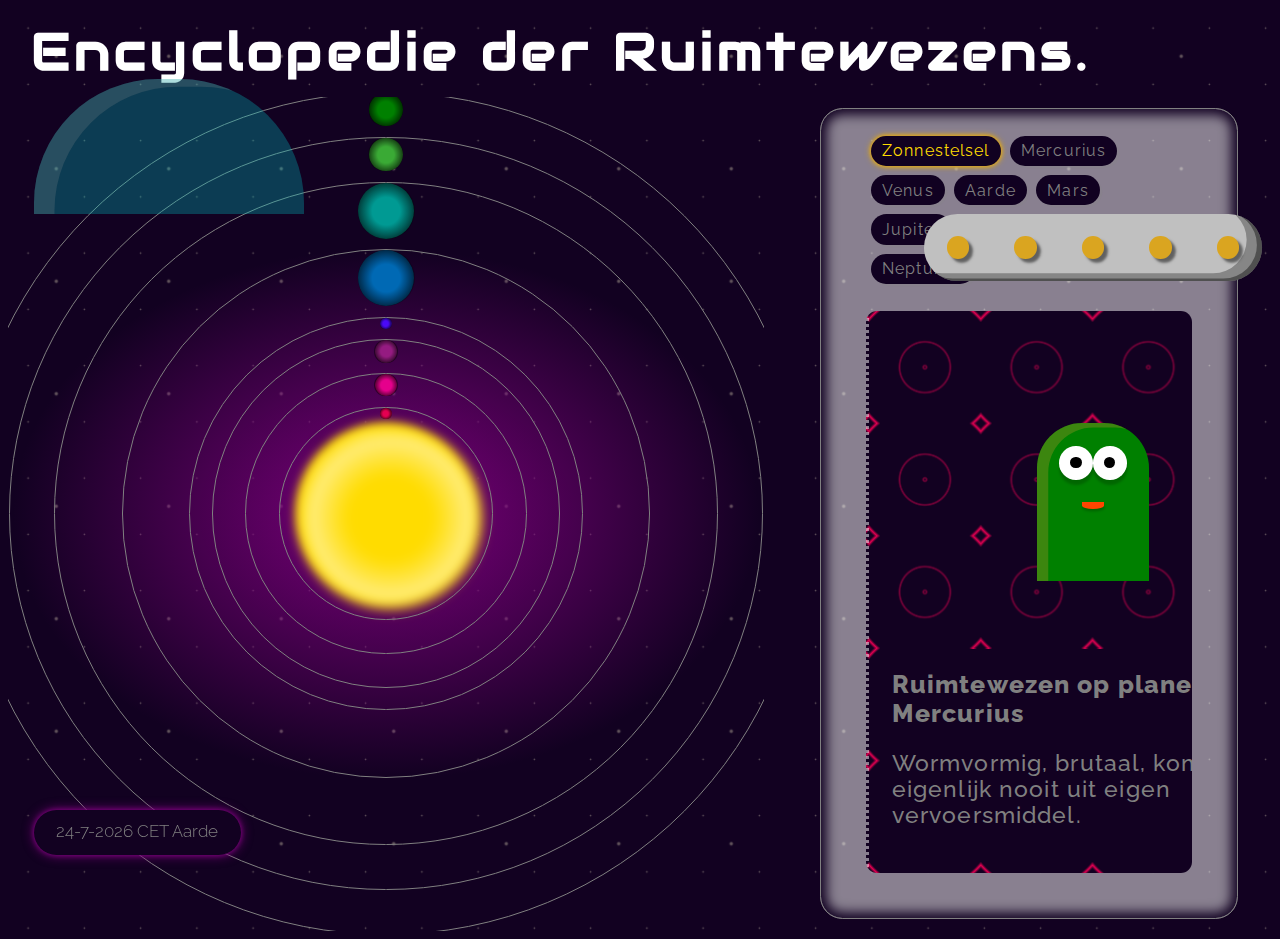
<file: index.html>
<!doctype html>
<html lang="nl">
	
<head>
	<meta charset="UTF-8">
	<meta name="author" content="Irene">
	<meta name="viewport" content="width=device-width, initial-scale=1">
	
	<title>Encyclopedie der ruimtewezens.</title>
	
	<link href="styles/style.css" type="text/css" rel="stylesheet">
    
	<link rel="icon" type="image/svg+xml" href="images/favicon.svg">
    <script src="scripts/script.js" defer></script>
<!-- defer zorgt ervoor dat html en js tegelijkertijd laden -->
    <style>
        @import url('https://fonts.googleapis.com/css2?family=Audiowide&display=swap');
        @import url('https://fonts.googleapis.com/css2?family=Raleway:wght@100;200;300;400;500;600;700;800;900&display=swap');
    </style>
</head>

<body>
<header>
    <h1>Encyclopedie der Ruimtewezens.</h1>   
</header>

<main> 
<article class="container_zonnestelsel">  
<ul class="zonnestelsel">
    <!-- Zon grootte:15-->
    <li class="zon"><label for="zonnestelsel1">""</label>
    </li>
    
    <!-- Mercurius grootte:1-->
    <li class="planeet mercurius">
        <div class="mercurius__planeet"><label for="mercurius"></label></div>
    </li>
    
    <!-- Venus grootte:2-->
    <li class="planeet venus">
        <div class="venus__planeet"><label for="venus"></label></div>
    </li>
    
    <!-- Aarde grootte:2-->
    <li class="planeet aarde">
        <div class="aarde__planeet"><label for="aarde"></label></div>
    </li>
    
    <!-- Mars grootte:1-->
    <li class="planeet mars">
        <div class="mars__planeet"><label for="mars"></label></div>
    </li>
    
    <!-- Jupiter grootte:5-->
    <li class="planeet jupiter">
        <div class="jupiter__planeet"><label for="jupiter"></label></div>
    </li>
    
    <!-- Saturnus grootte:5 NB: 2 ringen-->
    <li class="planeet saturnus">
        <div class="saturnus__planeet"><label for="saturnus"></label></div>
    </li>
    
    <!-- Uranus grootte:3-->
    <li class="planeet uranus">
        <div class="uranus__planeet"><label for="uranus"></label></div>
    </li>
    
    <!-- Neptunus grootte:3-->
    <li class="planeet neptunus">
        <div class="neptunus__planeet"><label for="neptunus"></label></div>
    </li>
</ul>      
</article>  

<aside>
    <!-- <h2>kies een planeet</h2>plek voor menu van planeten -->
    <nav class="planeten_menu">
        <input type="radio" id="zonnestelsel1" name="planeten" checked>
        <label for="zonnestelsel1">Zonnestelsel</label>

        <input type="radio" id="mercurius" name="planeten">
        <label for="mercurius">Mercurius</label>
      
        <input type="radio" id="venus" name="planeten">
        <label for="venus">Venus</label>
    
        <input type="radio" id="aarde" name="planeten">
        <label for="aarde">Aarde</label>
    
        <input type="radio" id="mars" name="planeten">
        <label for="mars">Mars</label>
    
        <input type="radio" id="jupiter" name="planeten">
        <label for="jupiter">Jupiter</label>
    
        <input type="radio" id="saturnus" name="planeten">
        <label for="saturnus">Saturnus</label>
    
        <input type="radio" id="uranus" name="planeten">
        <label for="uranus">Uranus</label>
     
        <input type="radio" id="neptunus" name="planeten">
        <label for="neptunus">Neptunus</label>
    </nav>

    <ul class="aliens">
        <li class="mercurius">
            <article class="ruimteschip"> 
                <section class="mannetje">
                  <div class="oog1Links">
                    <div class="pupil1Links"></div>
                  </div>
                  <div class="oog1Rechts">
                    <div class="pupil1Rechts"></div>
                  </div>
                  <div class="mond1"></div>
                </section>
                <section class="onderkant">
                  <div class="lichtEen"></div>
                  <div class="lichtTwee"></div>
                  <div class="lichtDrie"></div>
                  <div class="lichtVier"></div>
                  <div class="lichtVijf"></div>
                </section>
                <sectionv class="koepel"></section>
              </article>
            <section class="beschrijving">
                <h2>Ruimtewezen op planeet Mercurius</h2>
                <p> Wormvormig, brutaal, komt eigenlijk nooit uit eigen vervoersmiddel.</p>
            </section>
        </li>

        <li class="mercurius">
            <article class="rwMercurius"> 
                <section class="rwMercuriusBody">
                  <div class="rwMercuriusoogLinks">
                  <div class="rwMercuriuspupilLinks"></div>
                  </div>
                  <div class="rwMercuriusoogRechts">
                  <div class="rwMercuriuspupilRechts"></div>
                  </div>
                  <div class="rwMercuriusmond"></div>
                </section>
             </article>
            <section class="beschrijving">
                <h2>Ruimtewezen op planeet Mercurius</h2>
                <p> Wanneer het uit z'n vervoersmiddel gehaald wordt, wordt t wat sip.</p>
            </section>
        </li>
        
        <li class="venus">
            <article class="ruimtewezenVenus1">
                    <section class="rwVenusHoofd">
                      <div class="rwVenusOogL"></div>
                      <div class="rwVenusOogR"></div>
                      <div class="rwVenusPupilL"></div>
                      <div class="rwVenusPupilR"></div>
                      <div class="rwVenusMond"></div>
                    </section>
                </article>

            <section class="beschrijving">
                <h2>Ruimtewezen op planeet Venus</h2>
                <p>Beetje vergeetachtig, is over alles verbaasd.</p>
            </section>
        </li>

        <li class="aarde">
            <article class="quarantaineRing" >
                <div class="quarantaineRing1"><div class="quarantaineRing2"></div></div>
            </article>
            <section class="beschrijving">
                <h2>Ruimtewezen op planeet Aarde</h2>
                <p>Voorlopig in quarantaine: even afwachten wat er overblijft.</p>
            </section>
        </li>

        <li class="mars">
            <article class="rik">
                <section class="hoofd2">
                  <div class="oog2Links">
                    <div class="pupil2Links"></div>
                  </div>
                  <div class="oog2Rechts">
                     <div class="pupil2Rechts"></div>
                  </div>
                  <div class="mond2"></div>
                </section>
                <section class="body">
                  <div class="been2Links">
                    <div class="vlamLinks"></div>
                  </div>
                  <div class="been2Rechts"></div>
                  <div class="vlamRechts"></div>
                </section>
            </article>
            <section class="beschrijving">
                <h2>Ruimtewezen op planeet Mars</h2>
                <p> Hard pantser, bangig karakter, schuw.</p>
            </section>
        </li>

        <li class="jupiter">
            <article class="scannen" >
                <div class="lijn"></div>
                <div class="punt"></div>
         </article>
            <section class="beschrijving">
                <h2>Ruimtewezen op planeet Jupiter</h2>
                <p>Scanning in process: nog geen ruimtewezens gevonden.</p>
            </section>
        </li>

        <li class="saturnus">
            <article class="scannen" >
                <div class="lijn"></div>
                <div class="punt"></div>
         </article>
            <section class="beschrijving">
                <h2>Ruimtewezen op planeet Saturnus</h2>
                <p>Scanning in process: nog geen ruimtewezens gevonden.</p>
            </section>
        </li>

        <li class="uranus">
            <article class="ruimtewezenUranus1">
                <section class="rwUranusHoofd">
                  <div class="rwUranusOogL"></div>
                  <div class="rwUranusOogR"></div>
                  <div class="rwUranusPupilL"></div>
                  <div class="rwUranusPupilR"></div>
                  <div class="rwUranusNeus"></div>
                  <div class="rwUranusMond"></div>
                  <div class="rwUranusBody"></div>
                  <div class="rwUranusstaart"></div>
                  <div class="ijsdruppel"></div>
                <section>
              </article>
            <section class="beschrijving">
                <h2>Ruimtewezen op planeet Uranus</h2>
                <p> Vanwege de kou erg traag, altijd koude neus. </p>
            </section>
        </li>

        <li class="neptunus">
            <article class="scannen" >
                <div class="lijn"></div>
                <div class="punt"></div>
         </article>
            <section class="beschrijving">
                <h2>Ruimtewezen op planeet Neptunus</h2>
                <p>Scanning in process: nog geen ruimtewezens gevonden.</p>
            </section>
        </li>

    </ul>
</aside>

</main>

<footer>
    <!-- <time datetime="2021-11-27"> 27 November 2021 <abbr>CET</abbr> Aarde</time> -->
    <time><span id="datum"></span><abbr title="Central European Time"> CET</abbr> Aarde</time>
</footer>    

</body>
	
</html>
</file>
<file: styles/style.css>
/* CSS Document */
*, *::after, *::before {
  box-sizing: border-box;  
}

:root {
/*** KLEUREN ***/
--zon-color: rgba(255,220,0,1);
--zon-ster: radial-gradient(circle, rgba(218,165,32,0) 0%, rgba(255,220,0,1) 35%, rgba(255,254,254,1) 100%);

--mercurius-color: #e50051;
--mercurius-planeet: radial-gradient(circle, rgba(229,0,81,1) 0%, rgba(229,0,81,1) 35%, rgba(0,0,0,.8) 95%, rgba(0,0,0,1) 100%);
--mercurius-behang:
radial-gradient(circle at 50% 50%, rgba(255, 255, 255, 0) 0%, rgba(229,0,81, .5) 2%, rgba(255, 255, 255, 0) 4%, rgba(255, 255, 255, 0) 30%, rgba(229,0,81, .5) 32%, rgba(255, 255, 255, 0) 34%, rgba(255, 255, 255, 0) 90%, rgba(229,0,81, 1) 93%, rgba(238, 130, 238, 0) 96%);

--venus-color: #e5008c;
--venus-planeet: radial-gradient(circle, rgba(229,0,140,1) 0%, rgba(229,0,140,1) 35%, rgba(0,0,0,.8) 95%, rgba(0,0,0,1) 100%);
--venus-behang:
radial-gradient(circle at 50% 50%, rgba(255, 255, 255, 0) 0%, rgba(229,0,140, .5) 2%, rgba(255, 255, 255, 0) 4%, rgba(255, 255, 255, 0) 30%, rgba(229,0,140, .5) 32%, rgba(255, 255, 255, 0) 34%, rgba(255, 255, 255, 0) 90%, rgba(229,0,140, 1) 93%, rgba(238, 130, 238, 0) 96%);


--aarde-color: #951b81;
--aarde-planeet:radial-gradient(circle, rgba(149,27,129,1) 0%, rgba(149,27,129,1) 35%, rgba(0,0,0,.8) 95%, rgba(0,0,0,1) 100%);
--aarde-behang:
radial-gradient(circle at 50% 50%, rgba(255, 255, 255, 0) 0%, rgba(149,27,129, .5) 2%, rgba(255, 255, 255, 0) 4%, rgba(255, 255, 255, 0) 30%, rgba(149,27,129, .5) 32%, rgba(255, 255, 255, 0) 34%, rgba(255, 255, 255, 0) 90%, rgba(149,27,129, 1) 93%, rgba(238, 130, 238, 0) 96%);


--mars-color: #4a09f7;
--mars-planeet: radial-gradient(circle, rgba(74,9,247,1) 0%, rgba(74,9,247,1) 35%, rgba(0,0,0,.8) 95%, rgba(0,0,0,1) 100%);
--mars-behang:
radial-gradient(circle at 50% 50%, rgba(255, 255, 255, 0) 0%, rgba(74,9,247, .5) 2%, rgba(255, 255, 255, 0) 4%, rgba(255, 255, 255, 0) 30%, rgba(74,9,247, .5) 32%, rgba(255, 255, 255, 0) 34%, rgba(255, 255, 255, 0) 90%, rgba(74,9,247, 1) 93%, rgba(238, 130, 238, 0) 96%);


--jupiter-color: #0069b4;
--jupiter-planeet:radial-gradient(circle, rgba(0,105,180,1) 0%, rgba(0,105,180,1) 35%, rgba(0,0,0,.8) 95%, rgba(0,0,0,1) 100%);
--jupiter-behang:
radial-gradient(circle at 50% 50%, rgba(255, 255, 255, 0) 0%, rgba(0,105,180, .5) 2%, rgba(255, 255, 255, 0) 4%, rgba(255, 255, 255, 0) 30%, rgba(0,105,180, .5) 32%, rgba(255, 255, 255, 0) 34%, rgba(255, 255, 255, 0) 90%, rgba(0,105,180, 1) 93%, rgba(238, 130, 238, 0) 96%);

--saturnus-color: #009a93;
--saturnus-planeet: radial-gradient(circle, rgba(0,154,147,1) 0%, rgba(0,154,147,1) 35%, rgba(0,0,0,.8) 95%, rgba(0,0,0,1) 100%);
--saturnus-behang:
radial-gradient(circle at 50% 50%, rgba(255, 255, 255, 0) 0%, rgba(0,154,147, .5) 2%, rgba(255, 255, 255, 0) 4%, rgba(255, 255, 255, 0) 30%, rgba(0,154,147, .5) 32%, rgba(255, 255, 255, 0) 34%, rgba(255, 255, 255, 0) 90%, rgba(0,154,147, 1) 93%, rgba(238, 130, 238, 0) 96%);

--uranus-color: #3aaa35;
--uranus-planeet:radial-gradient(circle, rgba(58,170,53,1) 0%, rgba(58,170,53,1) 35%, rgba(0,0,0,.8) 95%, rgba(0,0,0,1) 100%);
--uranus-behang:
radial-gradient(circle at 50% 50%, rgba(255, 255, 255, 0) 0%, rgba(58,170,53, .5) 2%, rgba(255, 255, 255, 0) 4%, rgba(255, 255, 255, 0) 30%, rgba(58,170,53, .5) 32%, rgba(255, 255, 255, 0) 34%, rgba(255, 255, 255, 0) 90%, rgba(58,170,53, 1) 93%, rgba(238, 130, 238, 0) 96%);

--neptunus-color: #008000;
--neptunus-planeet:  radial-gradient(circle, rgba(0,128,0,1) 0%, rgba(0,128,0,1) 35%, rgba(0,0,0,.8) 95%, rgba(0,0,0,1) 100%);
--neptunus-behang:
radial-gradient(circle at 50% 50%, rgba(255, 255, 255, 0) 0%, rgba(0,128,0, .5) 2%, rgba(255, 255, 255, 0) 4%, rgba(255, 255, 255, 0) 30%, rgba(0,128,0, .5) 32%, rgba(255, 255, 255, 0) 34%, rgba(255, 255, 255, 0) 90%, rgba(0,128,0, 1) 93%, rgba(238, 130, 238, 0) 96%);

--schaduw-gradient: radial-gradient(circle, rgba(0,0,0,0) 25%, rgba(0,0,0,.85) 35%, rgba(0,0,0,.85) 100%);
--font-color: white;

--galaxy-background: radial-gradient(ellipse at 50% 50%, rgba(125, 0, 125, 1) 0%, rgba(18, 1, 33, 0) 45%);
--sterren: radial-gradient(circle at 50% 50%, rgba(255, 248, 207, .35) 1%, rgba(0, 0, 0, 0) 3%, rgba(0, 0, 0, 0) 101%);
--sterren2: radial-gradient(circle at 50% 50%, rgba(255, 255, 255, 0) 0%, rgba(125, 0, 125, .5) 2%, rgba(255, 255, 255, 0) 4%, rgba(255, 255, 255, 0) 30%, rgba(125, 0, 125, .5) 32%, rgba(255, 255, 255, 0) 34%, rgba(255, 255, 255, 0) 90%, rgba(125, 0, 125, 1) 93%, rgba(238, 130, 238, 0) 96%);
--encyclopedie-background: rgba(255,255,255,.5);

--header-footer-background: #120121;

--footer-glow: rgba(125, 0, 125, 1);

/*** KLEUREN LABELS ***/
--labels-color: #110121;
--labels-color-checked: purple;
--labels-color-focus: whitesmoke;
--labels-licht: goldenrod;

/*** text ***/
--text-color-labels: grey;
--text-color-labels-checked: white;
--text-color-label-hover: black;
--label-shadow: rgba(131, 130, 130, 0.205);

font-family:'Raleway', sans-serif;

/*** ANDERE EENHEDEN ***/
  --standaardMaat:clamp(.8em, 2.5vmin, 1.5em);
  --tempo:1;
}

body {
  background-color:var(--header-footer-background);
 
  background-image: var(--sterren), var(--sterren);
  background-size: 
    calc(2.5*var(--standaardMaat)) calc(2.5*var(--standaardMaat)),
    calc(5*var(--standaardMaat)) calc(5*var(--standaardMaat));
    /* calc(10*var(--standaardMaat)) calc(10*var(--standaardMaat));   */
    
  background-position: 
    calc(100*var(--standaardMaat)) calc(5*var(--standaardMaat)),
    calc(20*var(--standaardMaat)) calc(50*var(--standaardMaat));
}

header{
  font-size: calc(1.15* var(--standaardMaat)); 
  text-align: left;
  padding: calc(.5*var(--standaardMaat)) calc(1*var(--standaardMaat));
  margin:0;
}

h1 {
  margin:0;

  font-family:'Audiowide', cursive;
  letter-spacing: calc(.1*var(--standaardMaat));
  color: var(--font-color);
}

h2 {
  font-size: calc(1.1 * var(--standaardMaat));
  font-weight: 800;
}

footer {  
  margin: 0;
  position: fixed;
  bottom: var(--standaardMaat);
  left: calc(1.5*var(--standaardMaat));

  color: var(--text-color-labels);
  font-size: calc(.75*var(--standaardMaat));
  font-weight: 300;
  text-align:left;  

  height: calc(2*var(--standaardMaat));
  padding: calc(1*var(--standaardMaat));
  margin: calc(1*var(--standaardMaat)) 0;

  background-color: var(--header-footer-background);
  border-radius: calc(1*var(--standaardMaat));
  box-shadow: 
    0 0 calc(.25*var(--standaardMaat)) var(--footer-glow),
    0 0 calc(.5*var(--standaardMaat)) var(--footer-glow);
    /* 0 0 calc(.85*var(--standaardMaat)) var(--footer-glow),
    0 0 calc(1.25*var(--standaardMaat)) var(--footer-glow); */
  transform-style: preserve-3d;
}
time {
  position: relative;
  display:block;
  transform-origin: center center;
  top: calc(-1*var(--standaardMaat));
  margin: calc(.5*var(--standaardMaat)) 0;
}
abbr {
  text-decoration: none;
  cursor: help;
}

main {
  display: flex;
  flex-wrap: wrap;
  justify-content: center;
  gap: calc(1*var(--standaardMaat));
  margin:0;
   
}


/*** PLANETEN STELSEL ***/
article.container_zonnestelsel {
  flex:2 45em;
  min-height: calc(15*var(--standaardMaat));
  display: flex;
  justify-content: center;
  align-items: center;
  position: relative;

  background-image: var(--galaxy-background);   
  background-size: 155% 100%;
  background-position: center;
  overflow-x: hidden;
}

ul.zonnestelsel {
  list-style: none;  
  margin:0;
  padding: 0;
  border: 0;

  transform-style: preserve-3d; 
}

.zon, li.zon > label {
  position: absolute;
  display: block;
  top:calc((100% - 7.5 * var(--standaardMaat)) /2); 
  left:calc((100% - 7.5 * var(--standaardMaat)) /2);
        
  width: calc(7.5*var(--standaardMaat));
  height: calc(7.5*var(--standaardMaat));
    
  border-radius: 50%;
  box-shadow: 0 0 calc(.1* var(--standaardMaat)) calc(0.3* var(--standaardMaat)) var(--zon-color);

  background-color: var(--zon-color);
  background-image: var(--zon-ster);
  filter: blur(calc(.2 *var(--standaardMaat))); 

  transform-style: preserve-3d;   
}

/*** cirkel voor pad-orbit om zon ***/
.planeet {
  position: absolute;
    
  display:flex;
  justify-content: center;
    
  top:calc((100% - var(--maat)) /2);
  left:calc((100% - var(--maat)) /2);
    
  width: var(--maat);
  height: var(--maat);
  border: calc(var(--standaardMaat) * 0.08) grey solid;
  border-radius: 50%;
  margin: 0;
  padding: 0;

  transform-style: preserve-3d;

  animation: draaien calc(var(--orbit-time) * var(--tempo)) linear infinite;
}

/*** labels planeten rechtzetten ***/
div[class$="planeet"] > label{
  margin: 0;
  padding: 0;
  position:absolute;
  display: block;
  
  border-radius: 50%;
  transform-style: preserve-3d;
  transform: rotatey(180deg) translatez(calc(.2*var(--standaardMaat))); 
  box-shadow: none;
 
}

/*** labels planeten hover ***/
div[class$="planeet"] > label:hover {
  box-shadow: 0 0 calc(1*var(--standaardMaat)) calc(.5*var(--standaardMaat)) var(--zon-color);
}

/*** planeten bovenkant boven houden en schaduw ***/
div[class$="planeet"]{
  position:absolute;
  display: block;

  border-radius: 50%;

  transform-style: preserve-3d;
  animation: schaduw var(--orbit-time) linear infinite,
    oporbit var(--orbit-time) linear infinite;

  background-size: 500% 500%, auto auto;
  background-position:center, center;
}
.mercurius {
    --maat:calc(9.5*var(--standaardMaat));
    --orbit-time:3s;
}

/*** bolletje voor planeet ***/
.mercurius__planeet, div.mercurius__planeet > label {
    --planeetNaam:"Mercurius";
    --hoogte:calc(.5*var(--standaardMaat));
    
    height:var(--hoogte);
    width:var(--hoogte);
    background:var(--schaduw-gradient), var(--mercurius-planeet);
}
.venus {
    --maat:calc(12.5*var(--standaardMaat));
    --orbit-time:3s;
}
.venus__planeet, div.venus__planeet > label {
    --planeetNaam:"Venus";
    --hoogte: var(--standaardMaat);
    height: var(--hoogte);
    width: var(--hoogte);
    background: var(--schaduw-gradient), var(--venus-planeet);
}
.aarde {
    --maat:calc(15.5*var(--standaardMaat));
    --orbit-time:10s;
}
.aarde__planeet, div.aarde__planeet > label {
    --planeetNaam:"Aarde";
    --hoogte: var(--standaardMaat);
    height: var(--hoogte);
    width: var(--hoogte);
    background: var(--schaduw-gradient), var(--aarde-planeet);
}
.mars {
    --maat:calc(17.5*var(--standaardMaat));
    --orbit-time:1s;
}
.mars__planeet, div.mars__planeet > label {
    --planeetNaam:"Mars";
    --hoogte: calc(.5*var(--standaardMaat));
    height: var(--hoogte);
    width: var(--hoogte);
    background: var(--schaduw-gradient), var(--mars-planeet);
}
.jupiter {
    --maat:calc(23.5*var(--standaardMaat));
    --orbit-time:30s;
}
.jupiter__planeet, div.jupiter__planeet > label {
    --planeetNaam:"Jupiter";
    --hoogte: calc(2.5*var(--standaardMaat));
    height:var(--hoogte);
    width:var(--hoogte);
    background: var(--schaduw-gradient), var(--jupiter-planeet);
}
.saturnus {
    --maat:calc(29.5*var(--standaardMaat));
    --orbit-time:50s;
}
.saturnus__planeet, div.saturnus__planeet > label {
    --planeetNaam:"Saturnus";
    --hoogte: calc(2.5*var(--standaardMaat));
    width:var(--hoogte);
    height:var(--hoogte);
    background: var(--schaduw-gradient), var(--saturnus-planeet);    
}
.uranus {
    --maat:calc(33.5*var(--standaardMaat));
    --orbit-time:90s;
}
.uranus__planeet, div.uranus__planeet > label{
    --planeetNaam:"Uranus";
    --hoogte: calc(1.5*var(--standaardMaat));
    width: var(--hoogte);
    height: var(--hoogte);
    background: var(--schaduw-gradient), var(--uranus-planeet);
}
.neptunus {
    --maat:calc(37.5*var(--standaardMaat));
    --orbit-time:9s;
}
.neptunus__planeet, div.neptunus__planeet > label {
    --planeetNaam:"Neptunus";
    --hoogte: calc(1.5*var(--standaardMaat));
    width: var(--hoogte);
    height: var(--hoogte);
    background-image: var(--schaduw-gradient), var(--neptunus-planeet);  
}

@keyframes draaien {
    0% {
    transform: rotateX(75deg) rotateZ(0deg); }
    100% {
    transform: rotateX(75deg) rotateZ(-360deg); }
}

@keyframes schaduw {
    0%{
    background-position-x:center;
    }
    50% {
    background-position-x:left;
    }
    50.001%{    
    background-position-x:right;    
    }
    100%{
    background-position-x:center;
    }
}

@keyframes oporbit {
    0% {
    transform: translatey(calc(1*var(--hoogte)/-2)) rotatex(-90deg) rotatey(0deg); 
    }
    100% {
    transform: translatey(calc(1*var(--hoogte)/-2)) rotatex(-90deg) rotatey(-365deg); 
    }
}

/* z waarden */
.zon {
    z-index: 10;
}
.mercurius{
    z-index: 20;
}
.venus{
    z-index: 30;
}
.aarde{
    z-index: 40;
}
.mars{
    z-index: 50;
}
.jupiter{
    z-index: 60;
}
.saturnus{
    z-index: 70;
}
.uranus{
    z-index: 80;
}
.neptunus{
    z-index: 90;
}
footer{
  z-index: 250;
}

/*** INFORMATIE RUIMTEWEZENS ***/

aside {
    flex: 1 25em;
    padding: var(--standaardMaat) calc(2*var(--standaardMaat));
    min-height: calc(10*var(--standaardMaat));
    border-radius: calc(1*var(--standaardMaat));

    border: solid calc(.01*var(--standaardMaat)) grey;
    box-shadow:
    inset 0 0 calc(.5*var(--standaardMaat)) calc(.25*var(--standaardMaat)) rgba(17,1,33,1);

    letter-spacing: calc(.05*var(--standaardMaat));
    color: var(--text-color-labels);

    margin: calc(.5*var(--standaardMaat)) calc(1.5*var(--standaardMaat));
    overflow: auto;

    background-color:var(--encyclopedie-background);
}

/*** LABELS - radiobuttons ***/
nav {
    display:flex;
    flex-direction:row;
    flex-wrap: wrap;
    flex-basis: auto;
    align-content: flex-start;
}

/*** radio-rondjes onzichtbaar maken, nog wel toegankelijk
code van: https://a11y-guidelines.orange.com/en/web/components-examples/accessible-hiding/***/
input[type="radio"] {
    position: absolute;
    width: 1px;
    height: 1px;
    padding: 0;
    margin: -1px;
    overflow: hidden;
    clip: rect(0, 0, 0, 0);
    white-space: nowrap; /* added line */
    border: 0;
}

label {
    margin: calc(.2*var(--standaardMaat));
    padding: calc(.25*var(--standaardMaat)) calc(.5*var(--standaardMaat));
    border-radius: calc(1*var(--standaardMaat));
    
    background-color: var(--labels-color);     
    box-shadow: calc(.1*var(--standaardMaat)) calc(.1*var(--standaardMaat)) var(--label-shadow);
  }
  /*** FOCUS ***/
input[type="radio"]:focus + label {
    color: var(--labels-color-focus);
  }
input[id="zonnestelsel1"]:focus + label {
    background-color: var(--zon-color);
  }
input[id="mercurius"]:focus + label {
    background-color: var(--mercurius-color);
  }
  input[id="venus"]:focus + label {
    background-color: var(--venus-color);
  }
  input[id="aarde"]:focus + label {
    background-color: var(--aarde-color);
  }
  input[id="mars"]:focus + label {
    background-color: var(--mars-color);
  }
  input[id="jupiter"]:focus + label {
    background-color: var(--jupiter-color);
  }
  input[id="saturnus"]:focus + label {
    background-color: var(--saturnus-color);
  }
  input[id="uranus"]:focus + label {
    background-color: var(--uranus-color);
  }
  input[id="neptunus"]:focus + label {
    background-color: var(--neptunus-color);
  }
  
  /*** HOVER ***/
  input[type="radio"]:hover + label{
    background-color: var(--labels-color);
    box-shadow: 0 0;
  }
  input[id="zonnestelsel1"]:hover + label {
    color: var(--zon-color);
  }
  input[id="mercurius"]:hover + label {
    color: var(--mercurius-color);
  }
  input[id="venus"]:hover + label {
    color: var(--venus-color);
  }
  input[id="aarde"]:hover + label {
    color: var(--aarde-color);
  }
  input[id="mars"]:hover + label {
    color: var(--mars-color);
  }
  input[id="jupiter"]:hover + label {
    color: var(--jupiter-color);
  }
  input[id="saturnus"]:hover + label {
    color: var(--saturnus-color);
  }
  input[id="uranus"]:hover + label {
    color: var(--uranus-color);
  }
  input[id="neptunus"]:hover + label {
    color: var(--neptunus-color);
  }


  /*** CHECKED ***/
  input[type="radio"]:checked + label{
    background-color: var(--labels-color);
    box-shadow: 
    0 0 calc(.15 * var(--standaardMaat)) var(--labels-licht),
    0 0 calc(.25 * var(--standaardMaat)) var(--labels-licht),
    0 0 calc(.35 * var(--standaardMaat)) var(--labels-licht);
  }
  input[id="zonnestelsel1"]:checked + label {
    color: var(--zon-color);
  }
  input[id="mercurius"]:checked + label {
    color: var(--mercurius-color);
  }
  input[id="venus"]:checked + label {
    color: var(--venus-color);
  }
  input[id="aarde"]:checked + label {
    color: var(--aarde-color);
  }
  input[id="mars"]:checked + label {
    color: var(--mars-color);
  }
  input[id="jupiter"]:checked + label {
    color: var(--jupiter-color);
  }
  input[id="saturnus"]:checked + label {
    color: var(--saturnus-color);
  }
  input[id="uranus"]:checked + label {
    color: var(--uranus-color);
  }
  input[id="neptunus"]:checked + label {
    color: var(--neptunus-color);
  }

  /*** LIJST MET ALIENS ***/
ul.aliens {
    list-style: none;  
    display: flex;
    align-items: center;
    flex-direction: row;
    overflow: auto;

    border-radius: calc(.5*var(--standaardMaat));
    background-color: var(--header-footer-background);

    margin: calc(1*var(--standaardMaat)) 0;
    padding: 0;

    /* box-shadow:
    inset 0 0 calc(.1*var(--standaardMaat)) calc(.02*var(--standaardMaat)) var(--footer-glow),
    inset 0 0 calc(.5*var(--standaardMaat)) calc(.05*var(--standaardMaat)) var(--footer-glow); */

}
ul.aliens li {
    height: calc(25 * var(--standaardMaat));
    min-width: calc(20 * var(--standaardMaat));
    padding: calc(1*var(--standaardMaat));

    display: flex;
    flex-grow: 1;
    flex-direction: column;
    align-items: center;
    justify-content: center;

    overflow: hidden;

    border-left: calc(.15*var(--standaardMaat)) dotted var(--encyclopedie-background);
}
ul.aliens p {
  font-size: calc(1*var(--standaardMaat));
  color: var(--text-color-labels);
  font-weight: 500;
  flex-grow: 1;
}
ul.aliens article {
  height: calc(15 * var(--standaardMaat));
  flex-grow: 1;
}
section.beschrijving {
  flex-grow: 1;
}
.beschrijving {
  background-color: var(--header-footer-background);
}

ul.mercurius li:not(.mercurius) {
    display:none;
  }
ul.venus li:not(.venus) {
    display:none;
  }
ul.aarde li:not(.aarde) {
    display:none;
  }
ul.mars li:not(.mars) {
    display:none;
  }
ul.jupiter li:not(.jupiter) {
    display:none;
  }
ul.saturnus li:not(.saturnus) {
    display:none;
  }
ul.uranus li:not(.uranus) {
    display:none;
  }
ul.neptunus li:not(.neptunus) {
    display:none;
  }

ul.aliens li.mercurius {
  background-image: var(--mercurius-behang);
  background-size: calc(5*var(--standaardMaat)) calc(5*var(--standaardMaat));
  background-repeat: round;
}
ul.aliens li.venus {
  background-image: var(--venus-behang);
  background-size: calc(5*var(--standaardMaat)) calc(5*var(--standaardMaat));
  background-repeat: round;
}
ul.aliens li.aarde {
  background-image: var(--aarde-behang);
  background-size: calc(5*var(--standaardMaat)) calc(5*var(--standaardMaat));
  background-repeat: round;
}
ul.aliens li.mars {
  background-image: var(--mars-behang);
  background-size: calc(5*var(--standaardMaat)) calc(5*var(--standaardMaat));
  background-repeat: round;
}
ul.aliens li.jupiter {
  background-image: var(--jupiter-behang);
  background-size: calc(5*var(--standaardMaat)) calc(5*var(--standaardMaat));
  background-repeat: round;
}
ul.aliens li.saturnus {
  background-image: var(--saturnus-behang);
  background-size: calc(5*var(--standaardMaat)) calc(5*var(--standaardMaat));
  background-repeat: round;
}
ul.aliens li.uranus {
  background-image: var(--uranus-behang);
  background-size: calc(5*var(--standaardMaat)) calc(5*var(--standaardMaat));
  background-repeat: round;
}
ul.aliens li.neptunus {
  background-image: var(--neptunus-behang);
  background-size: calc(5*var(--standaardMaat)) calc(5*var(--standaardMaat));
  background-repeat: round;
}


/**********************************************
Ruimtewezen 1
***********************************************/

article.ruimteschip {
    animation: zweven 2s ease-in-out infinite;
    width: calc(15*var(--standaardMaat));
    height: calc(12.5*var(--standaardMaat));
    }
   
article.ruimteschip:hover .koepel {
    animation: opendicht 2s;
    animation-fill-mode: forwards;
    transform-origin: bottom left;
  }
  
   .mannetje {
     position: relative;
     
     top: calc(4*var(--standaardMaat));
     left: calc(5*var(--standaardMaat));
     
     width: calc(5*var(--standaardMaat));
     height: calc(7*var(--standaardMaat));
     border-radius: calc(2*var(--standaardMaat)) calc(2*var(--standaardMaat)) 0 0;
     
     background-color: green;
     box-shadow: inset calc(.5*var(--standaardMaat)) calc(.2*var(--standaardMaat)) rgba(200, 150, 50, 0.3);
   }
   
   div[class^="oog1"]  {
     width: calc(1.5*var(--standaardMaat));
     height: calc(1.5*var(--standaardMaat));
     border-radius: 50%;
     background-color: white;
     box-shadow: 0.02vw .4vw .2vw 0 rgba(0, 0, 0, .2);
     animation: squint 12s linear infinite;
   }
   
   .oog1Links {
     position: relative;
     top: var(--standaardMaat);
     left: var(--standaardMaat);
   }
   
   .oog1Rechts {
     position: absolute;  
     top: var(--standaardMaat);
     left: calc(2.5*var(--standaardMaat));
   }
   
   div[class^="pupil1"] {
     width: calc(.5*var(--standaardMaat));
     height: calc(.5*var(--standaardMaat));
     border-radius: 50%;
     
     background-color: black;
   }
   
   .pupil1Links {
     position: relative;
     top: calc(.5*var(--standaardMaat));
     left: calc(.5*var(--standaardMaat));
   }
   
   .pupil1Rechts {
     position: relative;
     top: calc(.5*var(--standaardMaat));
     left: calc(.5*var(--standaardMaat));
     
   }
   
   .mond1 {
     position: relative;
     
     top: calc(2*var(--standaardMaat));
     left: calc(2*var(--standaardMaat));
     width: var(--standaardMaat);
     height: calc(.3*var(--standaardMaat));
     border-radius: 0 0 50% 50%;
     
     background-color: orangered;
     box-shadow: 0.02vw .2vw .2vw 0 rgba(0, 0, 0, .2);
     
     animation: oh 12s linear infinite;
   }
   
   .onderkant {
     position: absolute;
     
     top: calc(9.5*var(--standaardMaat));
     width: calc(15*var(--standaardMaat));
     height: calc(3*var(--standaardMaat));
     border-radius: calc(5*var(--standaardMaat));
     
     background-color: silver;
     box-shadow:
       inset -.4vw -.2vw rgba(0, 0, 0, 0.4),
       inset -1.2vw -.6vw rgba(0, 0, 0, 0.3);
   }
   
   .koepel {
     position: absolute;
     
     top: calc(3.5*var(--standaardMaat));
     left: calc(1.5*var(--standaardMaat));
     
     width: calc(12*var(--standaardMaat));
     height: calc(6*var(--standaardMaat));
     
     border-radius: calc(5.5*var(--standaardMaat)) calc(5.5*var(--standaardMaat)) 0 0;
     background-color: rgba(0, 200, 200, .3);
     box-shadow: inset 1.6vw .6vw rgba(150, 150, 150, 0.2);
   }
   
   div[class^='licht']{
     width: var(--standaardMaat);
     height: var(--standaardMaat);
     border-radius: 50%;
     top: var(--standaardMaat);
  
     background-color: goldenrod;
     box-shadow: .3vw .3vw .2vw 0 rgba(0, 0, 0, .5);
    }
   
   .lichtEen {
     position: relative;
     left: var(--standaardMaat);
     animation: lichtAan 1s infinite;
     animation-delay: -.2s;
   }
   
   .lichtTwee {
     position: absolute;
     left: calc(4*var(--standaardMaat));
     animation: lichtAan 1s infinite;
     
   }
   
   .lichtDrie {
     position: absolute;
     left: calc(7*var(--standaardMaat));
     animation: lichtAan 1s infinite;
     animation-delay: .2s;
   }
   
   .lichtVier {
     position: absolute;
     left: calc(10*var(--standaardMaat));
     animation: lichtAan 1s infinite;
     animation-delay: .4s;
    
   }
   
   .lichtVijf {
     position: absolute;
     left:calc(13*var(--standaardMaat));
      animation: lichtAan 1s infinite;
      animation-delay: .6s;
   }
   
   @keyframes zweven {
     0%, 100% {
       transform: translatey(0);
     }
     50%{
       transform: translatey(calc(.5*var(--standaardMaat)));
     }
   }
   
   @keyframes lichtAan {
     0%, 100% {
     background-color: goldenrod;
     }
     
     15%, 20% {
       background-color: yellow;
       box-shadow: 0 0 .4vw rgba(255, 255, 0, .5);
        }
    }
   
   @keyframes oh {
     0%, 9%, 100% {
      height: calc(.3*var(--standaardMaat));
     }
     4% {
      height: var(--standaardMaat);
         }
   }
   
   @keyframes squint {
     0%, 15%, 100% {
      height: calc(1.5*var(--standaardMaat));
     }
     5% {
      height: calc(1.3*var(--standaardMaat));
         }
   }

   @keyframes opendicht{
    100%{ 
      transform: rotatez(-90deg);
    }
}
/*** RUIMTEWEZEN MERCURIUS UIT SCHIP ***/
.rwMercurius {
  position: relative;
     
  top: calc(-1*var(--standaardMaat));
  left: calc(-5*var(--standaardMaat));
  
  animation: zweven 2s ease-in-out infinite;
 
}
.rwMercuriusBody {
    position: relative;
     
   top: calc(4*var(--standaardMaat));
   left: calc(5*var(--standaardMaat));
     
   width: calc(5*var(--standaardMaat));
   height: calc(9*var(--standaardMaat));
   border-radius: calc(2*var(--standaardMaat)) calc(2*var(--standaardMaat)) calc(.5*var(--standaardMaat)) calc(.5*var(--standaardMaat));
     
   background-color: green;
   box-shadow: inset calc(.5*var(--standaardMaat)) calc(.2*var(--standaardMaat)) rgba(200, 150, 50, 0.3);
}

div[class^="rwMercuriusoog"]  {
  width: calc(1.5*var(--standaardMaat));
     height: calc(1.5*var(--standaardMaat));
     border-radius: 50%;
     background-color: white;
     box-shadow: 0.02vw .4vw .2vw 0 rgba(0, 0, 0, .2);
}

.rwMercuriusoogLinks {
   position: relative;
     top: var(--standaardMaat);
     left: var(--standaardMaat);
}

.rwMercuriusoogRechts {
    position: absolute;  
     top: var(--standaardMaat);
     left: calc(2.5*var(--standaardMaat));
}

div[class^="rwMercuriuspupil"] {
    width: calc(.5*var(--standaardMaat));
     height: calc(.5*var(--standaardMaat));
     border-radius: 50%;
     
     background-color: black;
}

.rwMercuriuspupilLinks {
     position: relative;
     top: calc(.5*var(--standaardMaat));
     left: calc(.5*var(--standaardMaat));
}

.rwMercuriuspupilRechts {
  position: relative;
     top: calc(.5*var(--standaardMaat));
     left: calc(.5*var(--standaardMaat));
  
}

.rwMercuriusmond {
  position: relative;
     
     top: calc(2*var(--standaardMaat));
     left: calc(2*var(--standaardMaat));
     width: var(--standaardMaat);
     height: calc(.3*var(--standaardMaat));
     border-radius: 50% 50% 0 0;
     
     background-color: orangered;
     box-shadow: 0.02vw .2vw .2vw 0 rgba(0, 0, 0, .2);
     }

/*** RUIMTEWEZEN VENUS ***/
.rwVenusHoofd {
  position: relative;
  top: calc(3*var(--standaardMaat));
  height: calc(5*var(--standaardMaat));
  width: calc(5*var(--standaardMaat));
  
  border-radius: 50% 50%;
  transform-origin: right;
  background-color: var(--venus-color);
  animation: venus1 5s linear infinite;
}
@keyframes venus1{
  33% {
    transform: translatex(calc(-6*var(--standaardMaat)));
  }
  66% {
    transform: translatex(calc(6*var(--standaardMaat)));
  }
}
.rwVenusOogL{
  position: relative;

  left: calc(.5*var(--standaardMaat));
  height: calc(2*var(--standaardMaat));
  width: calc(2*var(--standaardMaat));
  
  border-radius: 50% 50%;
  background-color: white;
}

.rwVenusOogR{
  position: relative;
  top: calc(-2*var(--standaardMaat));
  left: calc(2.5*var(--standaardMaat));
  
  height: calc(2*var(--standaardMaat));
  width: calc(2*var(--standaardMaat));
  
  border-radius: 50% 50%;
  background-color: white;
}

.rwVenusPupilR {
  position: relative;
  top: calc(-3.5*var(--standaardMaat));
  left: calc(1.5*var(--standaardMaat));
  
  height: calc(.5*var(--standaardMaat));
  width: calc(.5*var(--standaardMaat));
  
  border-radius: 50% 50%;
  background-color: black;
  animation: verbaasd .3s alternate infinite;
}


.rwVenusPupilL {
  position: relative;
  top: calc(-3*var(--standaardMaat));
  left: calc(3*var(--standaardMaat));
  
  height: calc(.5*var(--standaardMaat));
  width: calc(.5*var(--standaardMaat));
  
  border-radius: 50% 50%;
  background-color: black;
  animation: verbaasd .3s alternate infinite;
}

.rwVenusMond {
   position: relative;
  top: calc(-2*var(--standaardMaat));
  left: calc(1*var(--standaardMaat));
  
  height: calc(.05*var(--standaardMaat));
  width: calc(3*var(--standaardMaat));
  border-radius: calc(.5*var(--standaardMaat));
  background-color: orangered;
  animation: ohoh 2s alternate infinite;
}

@keyframes ohoh {
  5% {
    transform: translatex(calc(.8*var(--standaardMaat))) translatey(calc(-.5*var(--standaardMaat)));
    height: calc(1.5*var(--standaardMaat));
    width: calc(1.5*var(--standaardMaat));
    
    border-radius: 50% 50%;
  }
  100% {
    transform: translatex(calc(.8*var(--standaardMaat))) translatey(calc(-.5*var(--standaardMaat)));
    height: calc(1.5*var(--standaardMaat));
    width: calc(1.5*var(--standaardMaat));
    
    border-radius: 50% 50%;
  }
}

@keyframes verbaasd {
  25% {
    transform: scale(2);
  }
  100% {
    transform: scale(2);
  }

}

/**********************************************
 Ruimtewezen 2
 ***********************************************/
 
article.rik {
    width: calc(12.5*var(--standaardMaat));
    height: calc(12.5*var(--standaardMaat));
    } 
    
li.mars:hover article.rik{
      animation: disappear .3s linear;
      animation-fill-mode: forwards;
    }
    
    section.hoofd2, section.body {
        animation: trillen 1s infinite;
    }
    
    .hoofd2 {
      position: relative;

      top: calc(.5*var(--standaardMaat));
    
      width: calc(12.5*var(--standaardMaat));
      height: calc(7.5*var(--standaardMaat));
      
      border-radius: calc(6.25*var(--standaardMaat)) calc(6.25*var(--standaardMaat)) 0 0;
      box-shadow:
        inset -.75vw 0vw rgba(0, 0, 0, .2),
        inset -2.5vw 0vw rgba(0, 0, 0, .3);
      background-color: silver;
    }
    
    div[class^="oog2"]{
      width: calc(2.5*var(--standaardMaat));
      height: calc(2.5*var(--standaardMaat));
      border-radius: 50%;
      
      background-color: white;
    }
    
    .oog2Links {
      position:relative;
      top: calc(4.5*var(--standaardMaat));
      left: calc(-1.25*var(--standaardMaat));
      
    }
    
    .oog2Rechts {
      position:absolute;
      top: calc(4.5*var(--standaardMaat));
      left: calc(11.25*var(--standaardMaat));
    }
    
    div[class^="pupil2"]{
      width: calc(.75*var(--standaardMaat));
      height: calc(.75*var(--standaardMaat));
      border-radius: 50%;
      
      background-color: black;
      animation: scanning 10s infinite;
    }
    
    .pupil2Links {
      position:relative;
      top: calc(.88*var(--standaardMaat));
    }
    
    .pupil2Rechts {
      position:relative;
      top: calc(.88*var(--standaardMaat));
    }
    
    .mond2 {
      position:relative;
      top: calc(4*var(--standaardMaat));
      left: calc(5.63*var(--standaardMaat));
      width: calc(1.25*var(--standaardMaat));
      height: calc(.5*var(--standaardMaat));
      border-radius: 60% 60% 0 0;
      
      background-color: orangered;
    }

    .body {
      position: relative;
      top: calc(.75*var(--standaardMaat));
   
      width: calc(12.5*var(--standaardMaat));
      height: calc(1.5*var(--standaardMaat));
      
      border-radius: 0 0 calc(.5*var(--standaardMaat)) calc(.5*var(--standaardMaat));
      background-color:silver;
      box-shadow:
        inset -.75vw 0 rgba(0, 0, 0, .2),
        inset -2.5vw 0 rgba(0, 0, 0, .3);
    }
    
    div[class^="been2"] {
      width: calc(2.5*var(--standaardMaat));
      height: calc(1.5*var(--standaardMaat)); 
      border-radius: 0 0 calc(.25*var(--standaardMaat)) calc(.25*var(--standaardMaat));
     
      background-color:silver;
      box-shadow:
        inset -.4vw .25vw rgba(0, 0, 0, .2),
        inset -1.25vw .5vw rgba(0, 0, 0, .3);
    }
    .been2Links {
      position:relative;
      top: calc(1.55*var(--standaardMaat));
      left: calc(1.25*var(--standaardMaat));
    }
    .been2Rechts {
      position:absolute;
      top: calc(1.55*var(--standaardMaat));
      left: calc(8.75*var(--standaardMaat));
    }
    
    div[class^="vlam"] {
      width: calc(2.5*var(--standaardMaat));
      height: calc(3.5*var(--standaardMaat));
      border-radius: 0 0 60% 60%;
    
      background: radial-gradient(orange, orangered);
      animation: altijdAan 3s linear infinite;
    }
    .vlamLinks {
      position: relative;
      top: calc(1.5*var(--standaardMaat));
      left: 0;
    }
    .vlamRechts{
      position: absolute;
      top: calc(2.75*var(--standaardMaat));
      left: calc(8.75*var(--standaardMaat));
    }

    @keyframes scanning {
      0%, 15%, 50%, 80% {
        transform: translatex(0) translatey(0);
      }
      10% {
        transform: translatex(calc(1.75*var(--standaardMaat)));
      }
      55%, 70%{
        transform: translatex(calc(1.38*var(--standaardMaat))) translatey(calc(.63*var(--standaardMaat)));
      }
      60%{
         transform: translatex(calc(.25*var(--standaardMaat))) translatey(calc(-.5*var(--standaardMaat)));
      }
      65% {
        transform: translatex(calc(1.38*var(--standaardMaat))) translatey(calc(-.63*var(--standaardMaat)));
      }
      75% {
        transform: translatex(calc(.25*var(--standaardMaat))) translatey(calc(.5*var(--standaardMaat)));
      }
      100% {
        transform: translatex(calc(.88*var(--standaardMaat))) translatey(0);
      }
      
    }
    @keyframes altijdAan {
      0% {
        filter: blur(1.25em) opacity(20%);
      }
      51%{
        filter: blur(.5em) opacity(75%);
      }
      54% {
        filter: blur(.5em) opacity(75%);
      }
      100% {
        filter: blur(1.25em) opacity(20%);
      }
    }
    @keyframes trillen {
      0%, 12%, 16%, 20%, 24%, 90%, 94%, 98%, 100%{
        transform: translatex(0);
      }
      10%, 18%, 92%   {
        transform: translatex(calc(.25*var(--standaardMaat)));
      }
     14%, 22%, 96%  {
        transform: translatex(calc(-.25*var(--standaardMaat)));
      }
    }
    @keyframes disappear {
       100% {
        filter:opacity(25%);
        transform:translate(-50%) scale(0.1);
        }
    }

    /*** RUIMTEWEZEN URANUS ***/

  .rwUranusHoofd {
      position: relative;
      left: calc(5*var(--standaardMaat));
      
      height: calc(15*var(--standaardMaat));
      width: calc(2.5*var(--standaardMaat));
      
      border-radius: calc(2*var(--standaardMaat));
      
      background-color: var(--uranus-color);
      animation:kruipen 25s alternate infinite;
      box-shadow: inset calc(-.2*var(--standaardMaat)) calc(.1*var(--standaardMaat)) rgba(19, 22, 20, 0.6);
    }
    
  .rwUranusOogL{
      position: relative;
    
      left: calc(-1*var(--standaardMaat));
      height: calc(2*var(--standaardMaat));
      width: calc(2*var(--standaardMaat));
      
      border-radius: 50% 50%;
      background-color: white;
    }
    
  .rwUranusOogR{
      position: relative;
      top: calc(-2*var(--standaardMaat));
      left: calc(1.5*var(--standaardMaat));
      
      height: calc(2*var(--standaardMaat));
      width: calc(2*var(--standaardMaat));
      
      border-radius: 50% 50%;
      background-color: white;
    }
    
  .rwUranusPupilR {
      position: relative;
      top: calc(-3.5*var(--standaardMaat));
      left: calc(-.5*var(--standaardMaat));
      
      height: calc(.5*var(--standaardMaat));
      width: calc(.5*var(--standaardMaat));
      
      border-radius: 50% 50%;
      background-color: black;
    }
    
  .rwUranusPupilL {
      position: relative;
      top: calc(-3*var(--standaardMaat));
      left: calc(2.5*var(--standaardMaat));
      
      height: calc(.5*var(--standaardMaat));
      width: calc(.5*var(--standaardMaat));
      
      border-radius: 50% 50%;
      background-color: black;
    }
    
  .rwUranusNeus {
      position: relative;
      top: calc(-3*var(--standaardMaat));
      left: calc(1*var(--standaardMaat));
      
      height: calc(1*var(--standaardMaat));
      width: calc(1*var(--standaardMaat));
        
      border-radius: 50% 50%;
      background-color: orangered;
    }

  .rwUranusMond {
    position: relative;
    top: calc(-2*var(--standaardMaat));
    left: calc(1*var(--standaardMaat));
    
    height: calc(.3*var(--standaardMaat));
    width: calc(1*var(--standaardMaat));
      
    border-radius: 50% 50%;
    background-color: black;
  }  
    
  .rwUranusBody {
      position: relative;
      top: calc(3.7*var(--standaardMaat));
      left: calc(1*var(--standaardMaat));
      
      height: calc(5*var(--standaardMaat));
      width: calc(8*var(--standaardMaat));
        
      border-radius: 0  calc(3*var(--standaardMaat)) 0 0;
      background-color: var(--uranus-color);
      box-shadow: inset calc(-.5*var(--standaardMaat)) 0 rgba(19, 22, 20, 0.6);

    }

  .ijsdruppel {
      position: relative;
      top: calc(-8.4*var(--standaardMaat));
      left: calc(1.2*var(--standaardMaat));
      border-radius: 0 calc(3*var(--standaardMaat));
      height: calc(.8*var(--standaardMaat));
      width: calc(.1*var(--standaardMaat));
      background-color: lightblue;
    }
    
  @keyframes kruipen{
    100% {
        transform: translatex(calc(-10*var(--standaardMaat)));
      }
    }

  /*** SCANNEN VOOR RUITMEWEZENS ***/
  .scannen {
      animation: scannenVertikaal 5s linear infinite;
    }
    
  .lijn {
      position: relative;
      left: calc(-1*var(--standaardMaat));
      width: calc(100*var(--standaardMaat));
      height: calc(.1*var(--standaardMaat));
     
      border-radius: calc(.5*var(--standaardMaat));
      background-color:#afff14;
      box-shadow: 
        0 0 calc(.75*var(--standaardMaat)) calc(.1*var(--standaardMaat)) #39ff14,
        0 0 calc(.5*var(--standaardMaat)) calc(.05*var(--standaardMaat)) #39ff14,
        /* 0 0 calc(.25*var(--standaardMaat)) calc(.025*var(--standaardMaat)) #39ff14, */
        0 0 calc(10*var(--standaardMaat)) 0 #39ff14;
      transform-origin: left;
    }
    
  @keyframes scannenVertikaal {
      0% {
        transform: translatey(calc(-5*var(--standaardMaat)));
      }
      50% {
        transform: translatey(calc(14*var(--standaardMaat)));
      }
      100%{
        transform: translatey(calc(-5*var(--standaardMaat)));
      }
    }
    
  .punt {
      position:relative;
      top: -.25em;
     
      width: calc(.3*var(--standaardMaat));
      height: calc(.3*var(--standaardMaat));
      background-color:#afff14;
      border-radius: 50%;
      box-shadow: 
        0 0 calc(.05*var(--standaardMaat)) calc(.01*var(--standaardMaat)) #afff14,
        0 0 calc(.1*var(--standaardMaat)) calc(.02*var(--standaardMaat)) #eaff14,
        0 0 calc(.2*var(--standaardMaat)) calc(.03*var(--standaardMaat)) #eaff14;
      
      animation: scannenHorizontaal 2s linear infinite;
    }
    
  @keyframes scannenHorizontaal {
      50% {
        transform: translatex(calc(25*var(--standaardMaat)));
      }
      
    }


    .quarantaineRing1 {
      position: relative;
      display: block;
      top: calc(5*var(--standaardMaat));
      width: calc(3.5*var(--standaardMaat));
      height: calc(3.5*var(--standaardMaat));
      border-radius: 50%;
      border: calc(.5*var(--standaardMaat)) solid #39ff14;
      border-color: #39ff14 transparent #39ff14 transparent;
      animation: ring1 1s linear infinite;
      
    }
    
    @keyframes ring1 {
      0% {
        transform: rotate(0deg);
      }
      100% {
        transform: rotate(360deg);
      }
    }
    
    .quarantaineRing2 {
      position: relative;
      top: calc(.5*var(--standaardMaat));
      left: calc(.5*var(--standaardMaat));
      display: block;
      
      width: calc(1.5*var(--standaardMaat));
      height: calc(1.5*var(--standaardMaat));
      border-radius: 50%;
      border: calc(.5*var(--standaardMaat)) solid #39ff14;
      border-color: #39ff14 transparent #39ff14 transparent;
      animation: ring1 2s linear infinite;
     
    }
    
    @keyframes ring2 {
      0% {
        transform: rotate(0deg);
      }
      100% {
        transform: rotate(360deg);
      }
    }
</file>
